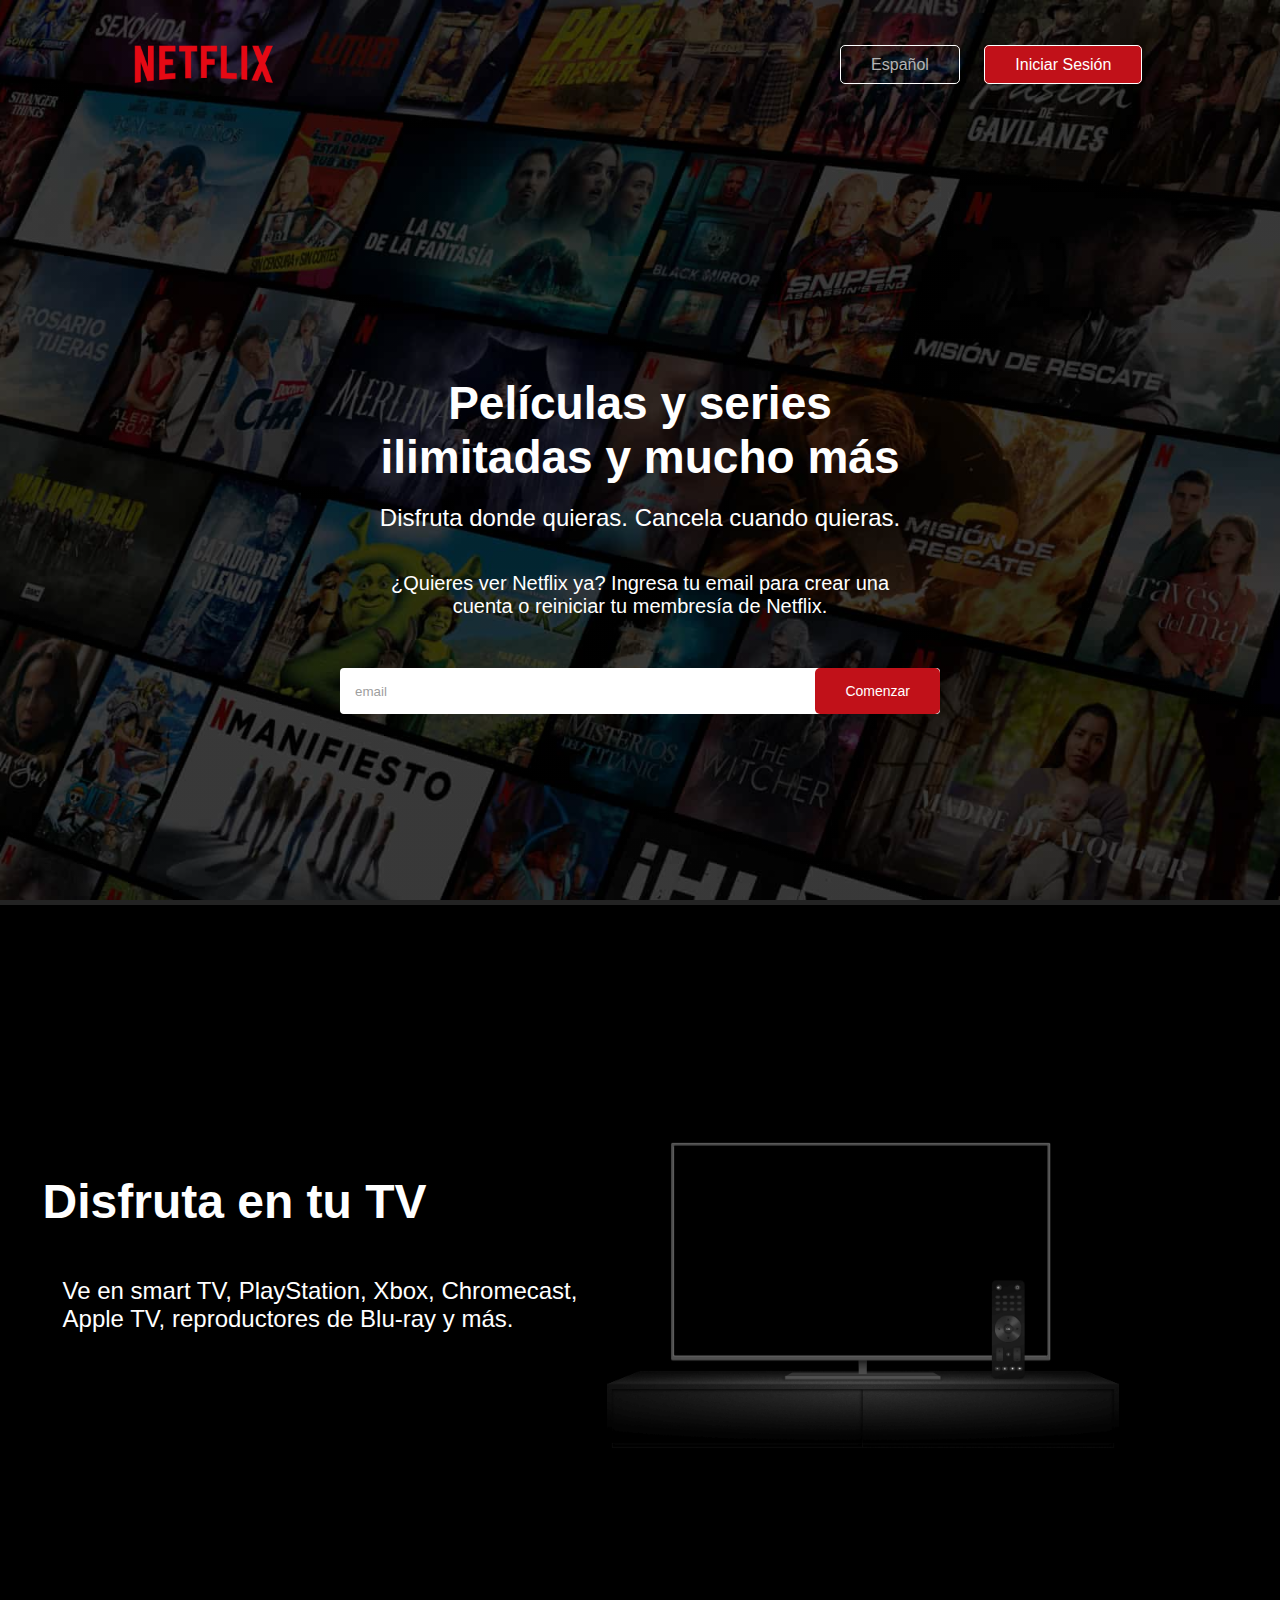
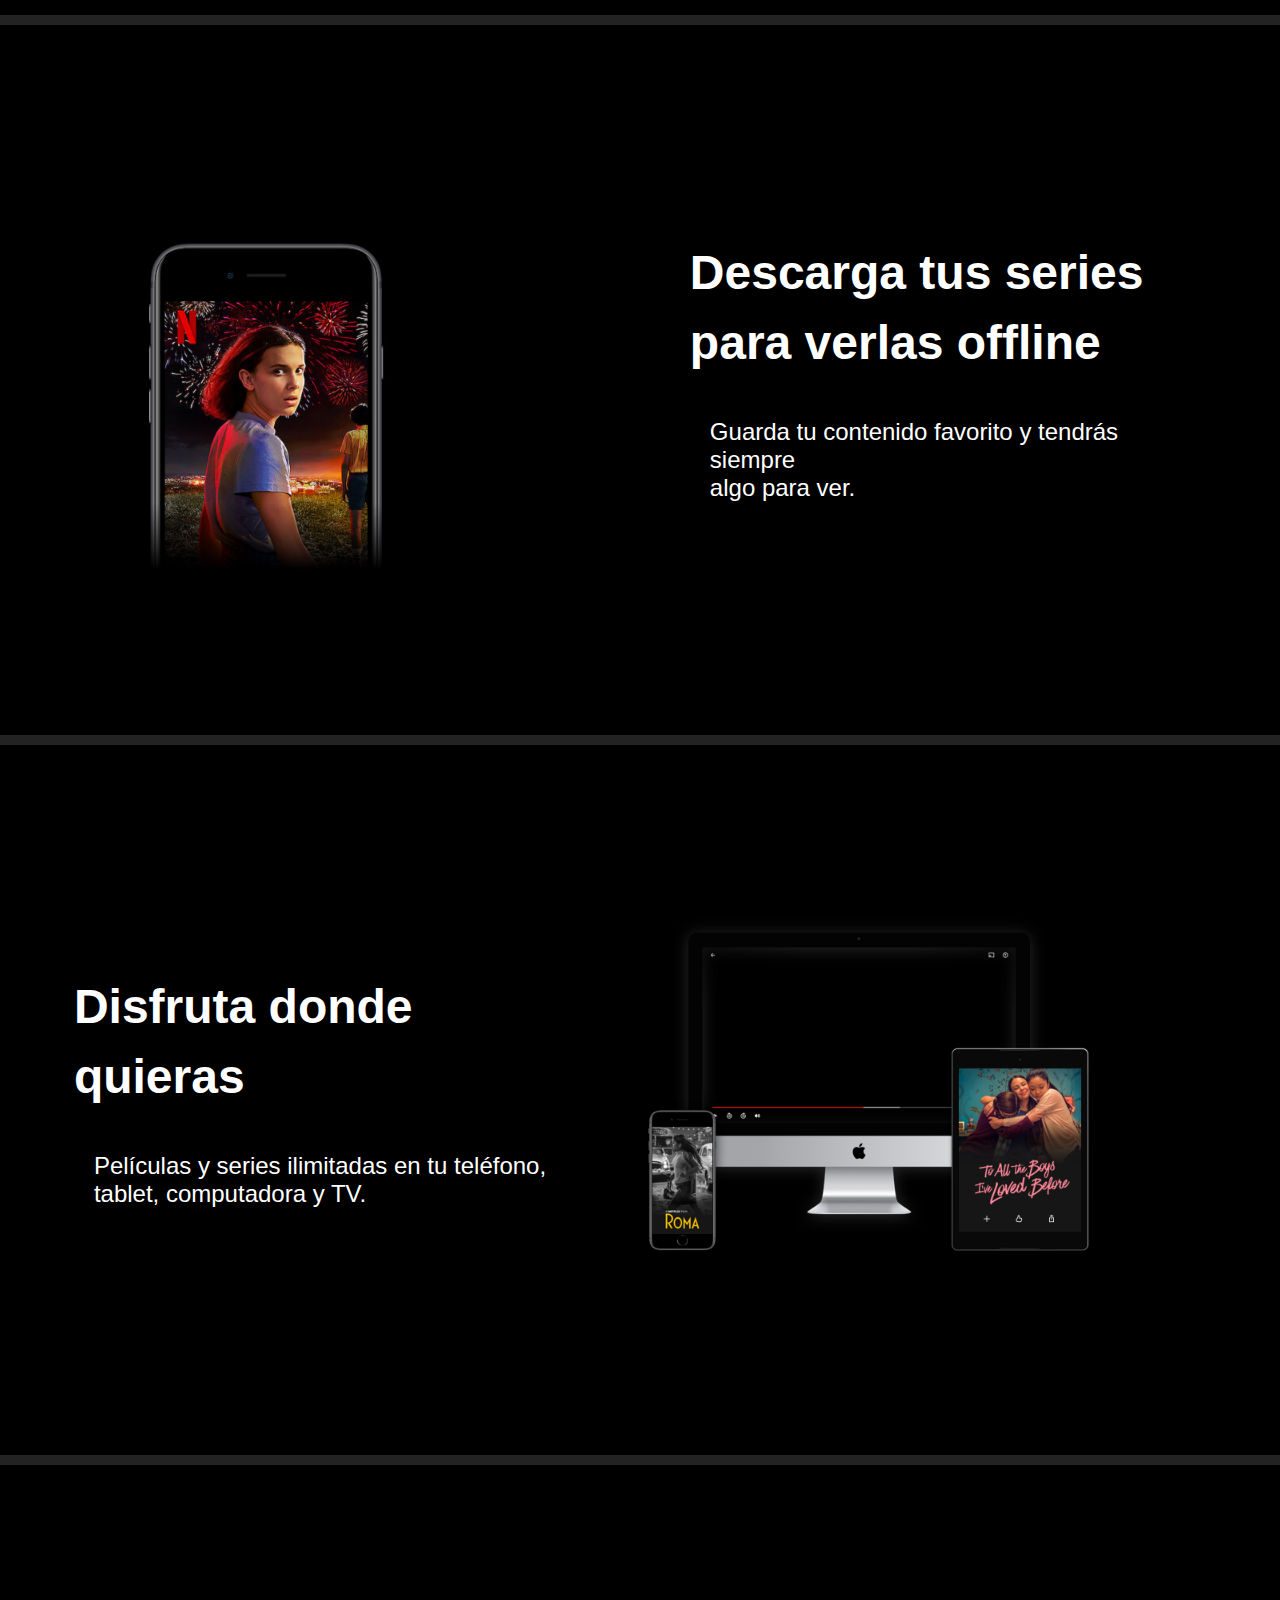
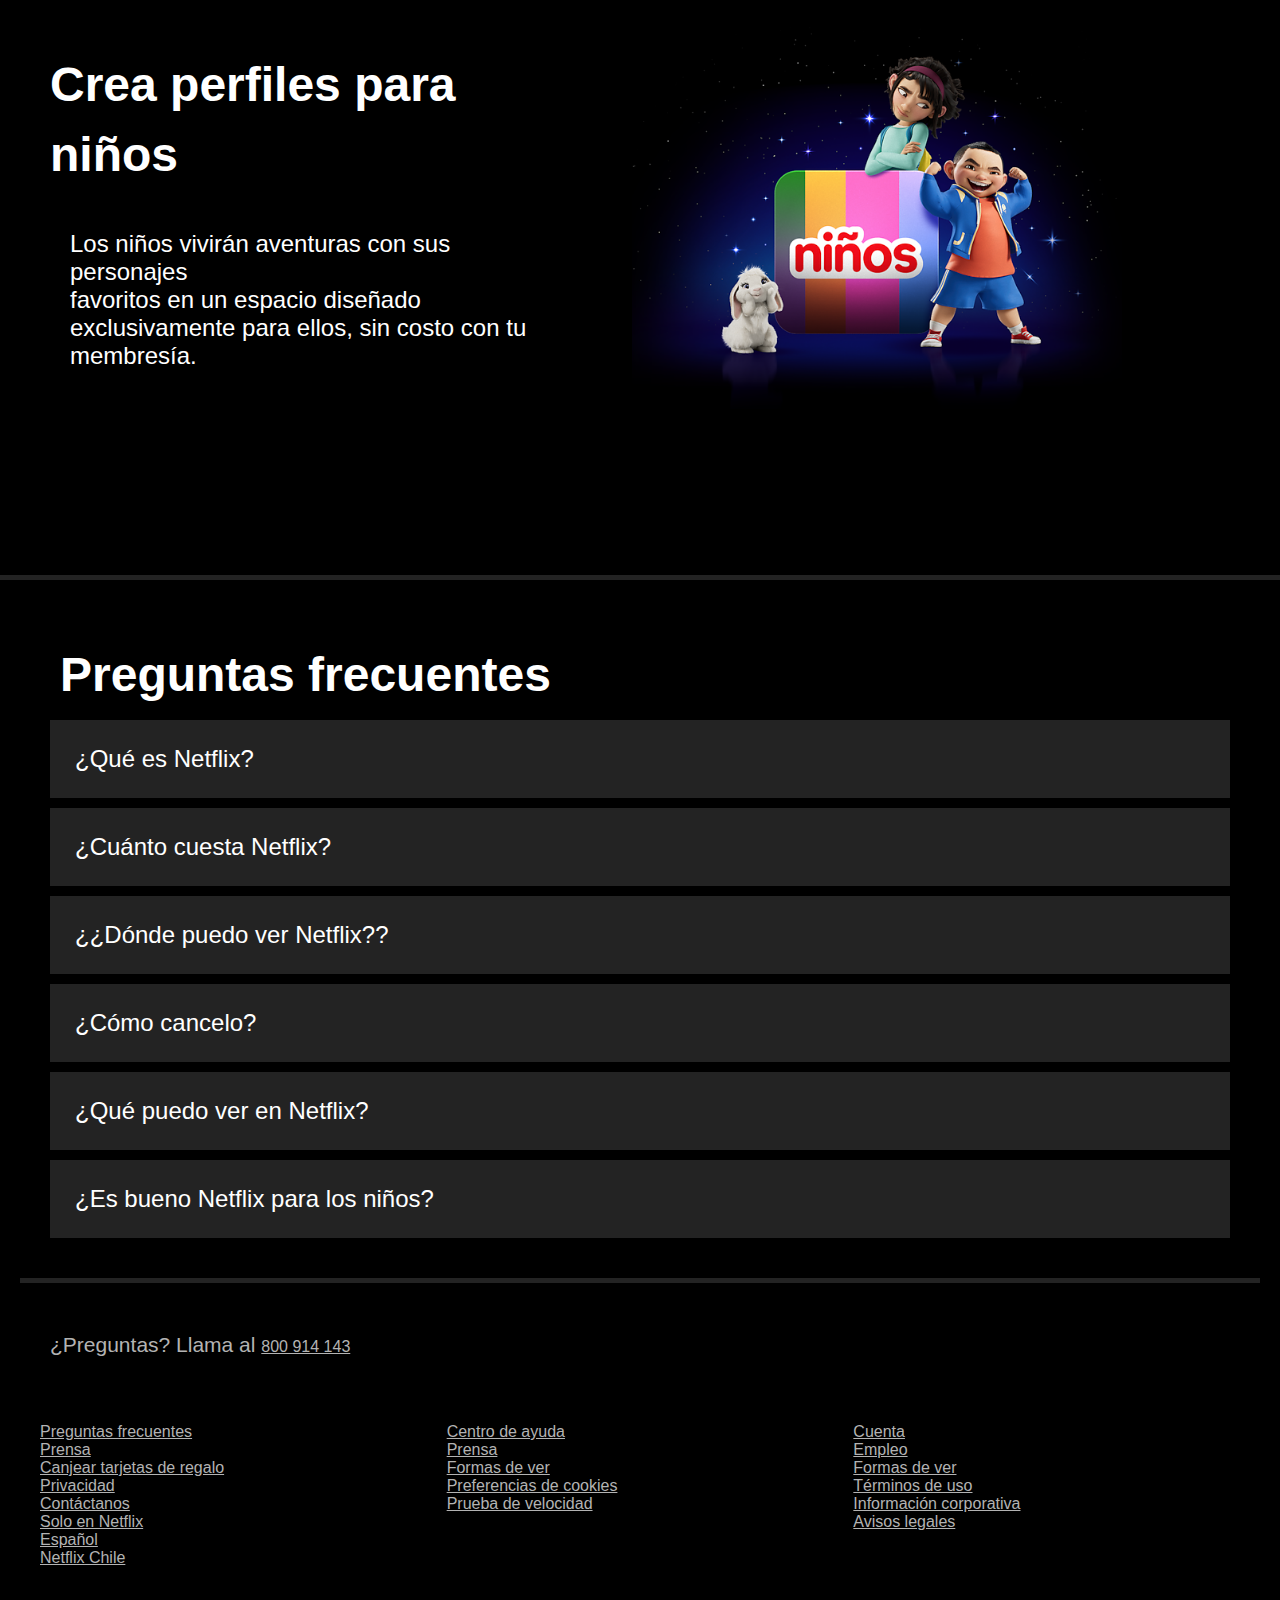
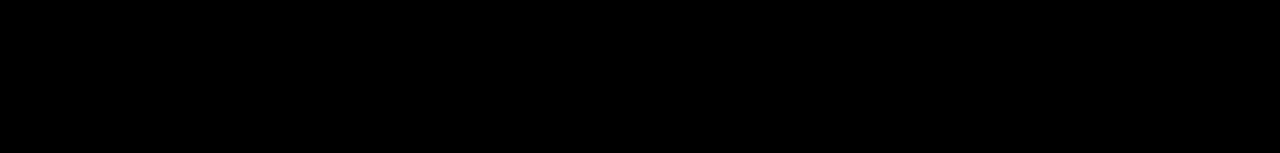
<file: index.html>
<!DOCTYPE html>
<!--[if lt IE 7]>      <html class="no-js lt-ie9 lt-ie8 lt-ie7"> <![endif]-->
<!--[if IE 7]>         <html class="no-js lt-ie9 lt-ie8"> <![endif]-->
<!--[if IE 8]>         <html class="no-js lt-ie9"> <![endif]-->
<!--[if gt IE 8]>      <html class="no-js"> <!--<![endif]-->
<html>

<head>
    <meta charset="utf-8">
    <meta http-equiv="X-UA-Compatible" content="IE=edge">
    <title>Netflix</title>
    <meta name="description" content="">
    <meta name="viewport" content="width=device-width, initial-scale=1">
    <link rel="stylesheet" href="./styles/style.css">
    <link rel="" href="./styles/script.js">
</head>

<body>
    <header>
        <nav>
            <img class="logo" src="./assets/imagenes/pngegg.png" alt="logo" width="150px">

            <div>
                <a class="button1" href="#">Español</a>
                <a class="button2" href="#">Iniciar Sesión</a>
            </div>

        </nav>
        <!-- sección header  -->
        <section class="header__calltoaction">
            <h1>Películas y series ilimitadas y mucho más</h1>
            <h3>Disfruta donde quieras. Cancela cuando quieras.</h3>
            <p>¿Quieres ver Netflix ya? Ingresa tu email para crear una cuenta o reiniciar tu membresía de Netflix.</p>

            <form class="email-sign">
                <input type="email" placeholder="email" required>
                <button type="submit">Comenzar</button>
            </form>

    </header>
    </section>
    <main>

        <!-- sección 1  -->
        <section class="main__calltoaction">
            <div class="main__calltoaction__Texto">
                <h2>Disfruta en tu TV</h2>
                <p>Ve en smart TV, PlayStation, Xbox, Chromecast,<br> Apple TV, reproductores de Blu-ray y más.</p>
            </div>
            <div class="main__calltoaction__imagen">
                <img alt="" src="./assets/imagenes/tv.png">
            </div>
        </section>

        <!-- sección 2  -->
        <section class="main__calltoaction">
            <div class="main__calltoaction__imagen">
                <img alt="" src="./assets/imagenes/mobile-0819.jpg">
            </div>
            <div class="main__calltoaction__Texto">
                <div class="main__calltoaction__Texto_containt">
                    <h2>Descarga tus series <br> para verlas offline</h2>
                    <p>Guarda tu contenido favorito y tendrás siempre <br> algo para ver.</p>
                </div>
            </div>
        </section>

        <!-- sección 3  -->
        <section class="main__calltoaction">
            <div class="main__calltoaction__Texto">
                <div class="main__calltoaction__Texto_containt">
                    <h2>Disfruta donde <br> quieras</h2>
                    <p>Películas y series ilimitadas en tu teléfono,<br> tablet, computadora y TV.</p>
                </div>
            </div>
            <div class="main__calltoaction__imagen">
                <img alt="" src="./assets/imagenes/device-pile.png">
            </div>
        </section>

        <!-- sección 4  -->
        <section class="main__calltoaction">
            <div class="main__calltoaction__Texto">
                <div class="main__calltoaction__Texto_containt">
                <h2>Crea perfiles para <br> niños</h2>
                <p>Los niños vivirán aventuras con sus personajes <br> favoritos en un espacio diseñado<br>
                    exclusivamente para ellos, sin costo con tu <br>membresía.</p>
                </div>
            </div>
            <div class="main__calltoaction__imagen">
                <img alt=""
                    src="./assets/imagenes/AAAABS2wPb0M8BZZsg7maAVHhc1rfAZm9RWMpYfL95TcWCTiT1OvZGx4qg2NVvAtqK_AONqNNWbJYzdgVvbgrQGgag-qgYnKEi2RKM9A.png">
            </div>
        </section>
        <!-- Sección de preguntas frecuentes -->
        <section class="main__calltoaction_preguntas_frecuentes">
            <div class="main__calltoaction__Texto">
                <h2>Preguntas frecuentes</h2>
                <div class="pregunta">
                    <h3>¿Qué es Netflix?</h3>
                    <p>Netflix es un servicio de streaming que ofrece una gran variedad de películas, series y
                        documentales premiados en casi cualquier pantalla conectada a internet.
                        Todo lo que quieras ver, sin límites ni comerciales, a un costo muy accesible. Siempre hay algo
                        nuevo por descubrir, ¡y todas las semanas se agregan más películas y series!</p>
                </div>
                <div class="pregunta">
                    <h3>¿Cuánto cuesta Netflix?</h3>
                    <p>Disfruta Netflix en tu smartphone, tablet, smart TV, laptop o dispositivo de streaming, todo por
                        una tarifa plana mensual. Planes desde $5.940 hasta $10.700 al mes. Sin costos adicionales ni
                        contratos.</p>
                </div>
                <div class="pregunta">
                    <h3>¿¿Dónde puedo ver Netflix??</h3>
                    <p>Disfruta donde quieras, cuando quieras. Inicia sesión en tu cuenta de Netflix para ver contenido
                        al instante a través de netflix.com desde tu computadora personal o en cualquier dispositivo con
                        conexión a internet que cuente con la app de Netflix, como smart TV, smartphones, tablets,
                        reproductores multimedia y consolas de juegos.
                        Además, puedes descargar tus series favoritas con iOS, Android o la app para Windows 10. Con la
                        función de descarga, puedes ver donde vayas y sin conexión a internet. Lleva Netflix contigo
                        adonde sea.</p>
                </div>
                <div class="pregunta">
                    <h3>¿Cómo cancelo?</h3>
                    <p>Netflix es flexible. Sin contratos molestos ni compromisos. Cancela la membresía online con solo dos clics. No hay cargos por cancelación. Empieza y termina cuando quieras.</p>
                </div>
                <div class="pregunta">
                    <h3>¿Qué puedo ver en Netflix?</h3>
                    <p>Netflix tiene un amplio catálogo de películas, series, documentales, animes, originales premiados
                        y más. Todo lo que quieras ver, cuando quieras.</p>
                </div>
                <div class="pregunta">
                    <h3>¿Es bueno Netflix para los niños?</h3>
                    <p>La experiencia de Netflix para niños está incluida en la membresía para que los padres tengan el
                        control mientras los peques disfrutan series y películas familiares en su propio espacio.

                        Los perfiles para niños incluyen controles parentales protegidos por PIN que te permiten
                        restringir el contenido que pueden ver los niños en función de la clasificación por edad y
                        bloquear determinados títulos que no quieras que los niños vean.</p>
                </div>

            </div>
        </section>


        <!-- Footer-->

        <footer>
            <section class="footer_grid_layout">

                <div>
                    <h5>¿Preguntas? Llama al <a>800 914 143</a></h5>
                </div>

                <div class="col1">

                  
                    <li><a href="#">Preguntas frecuentes</a></li>
                    <li><a href="#">Prensa</a></li>
                    <li><a href="#">Canjear tarjetas de regalo</a></li>
                    <li><a href="#">Privacidad</a></li>
                    <li><a href="#">Contáctanos</a></li>
                    <li><a href="#">Solo en Netflix</a></li>
                    <li><a class="buton">Español</a>/li>
                    <li><a class="buton">Netflix Chile</a></li>
                </div>


                <div class="col2">

                    <li><a href="#">Centro de ayuda</a></li>
                    <li><a href="#">Prensa</a></li>
                    <li><a href="#">Formas de ver</a></li>
                    <li><a href="#">Preferencias de cookies</a></li>
                    <li><a href="#">Prueba de velocidad</a></li>
                </div>




                <div class="col3">
                    <li><a href="#">Cuenta</a></li>
                    <li><a href="#">Empleo</a></li>
                    <li><a href="#">Formas de ver</a></li>
                    <li><a href="#">Términos de uso</a></li>
                    <li><a href="#">Información corporativa</a></li>
                    <li><a href="#">Avisos legales</a></li>
                </div>

            </section>
        </footer>


        <!-- link a  javascript -->
        <script src="./scripts/script.js"></script>

</body>
</html>
</file>
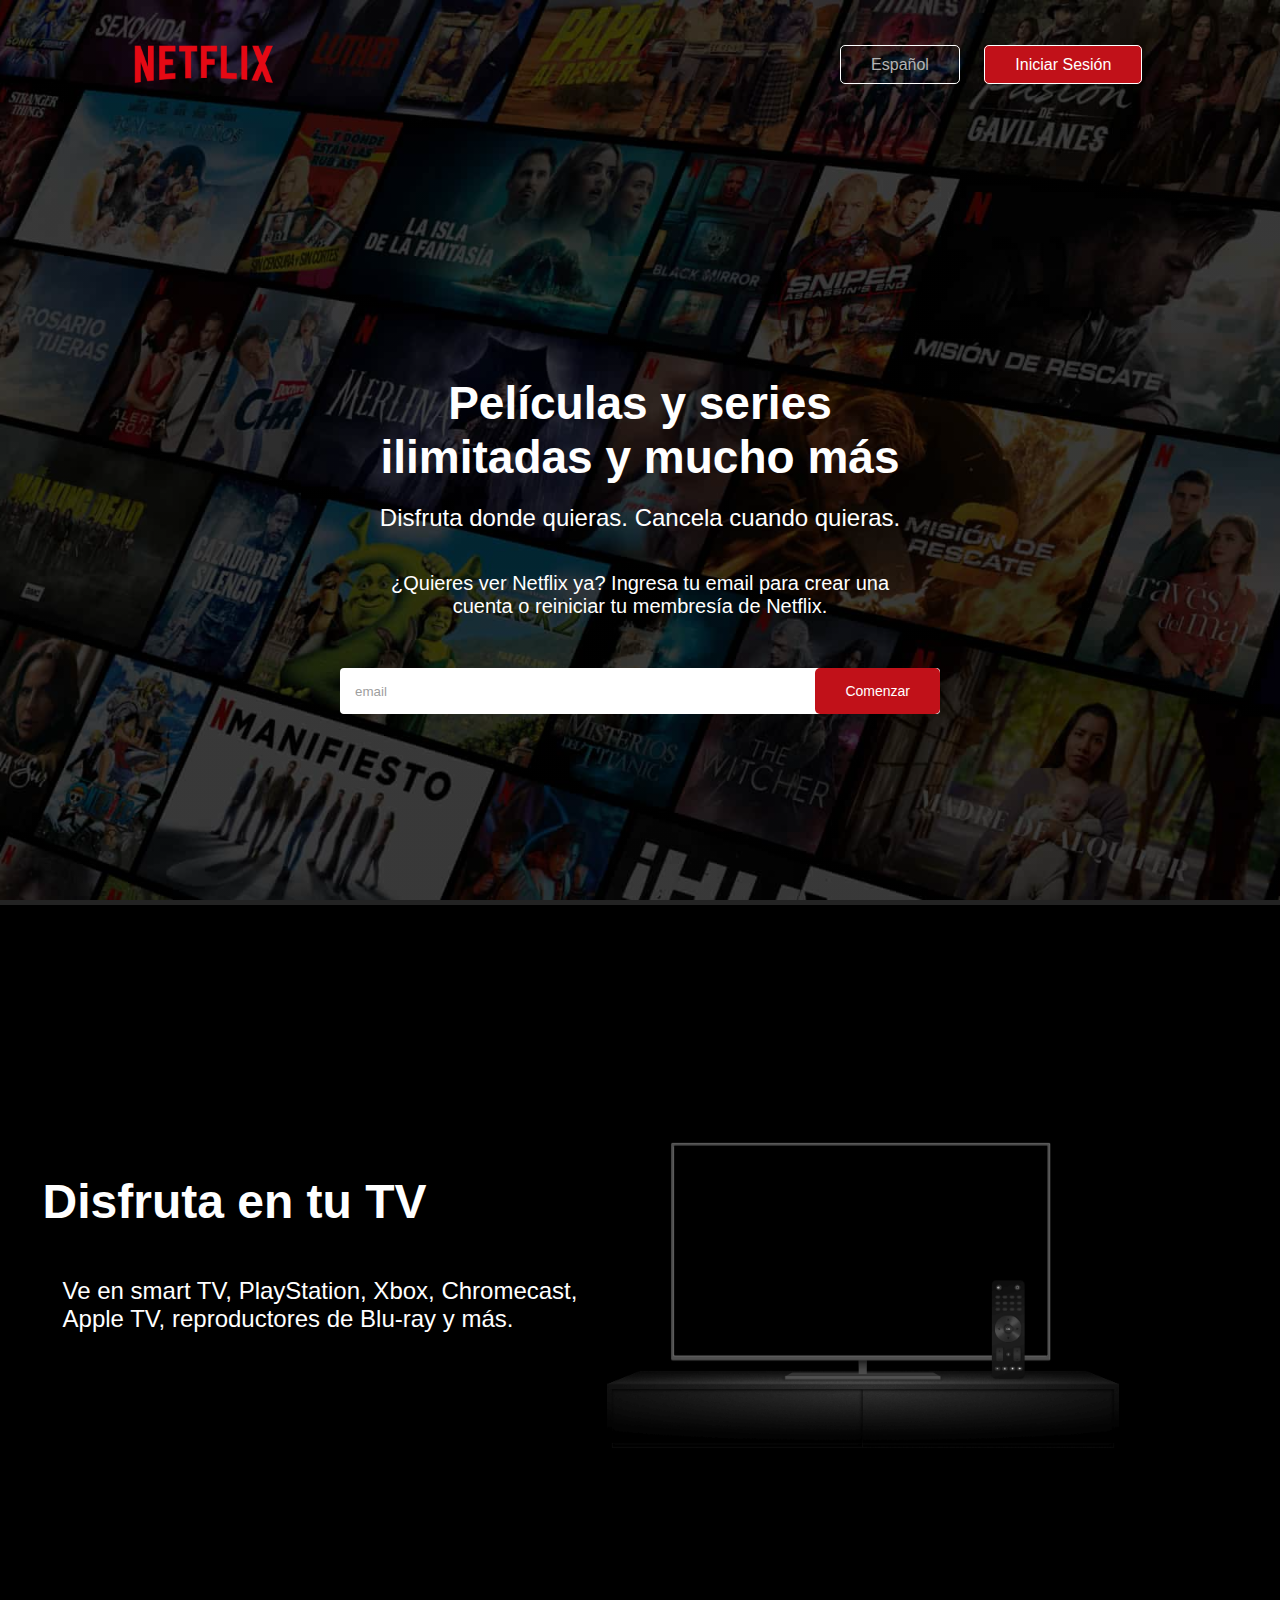
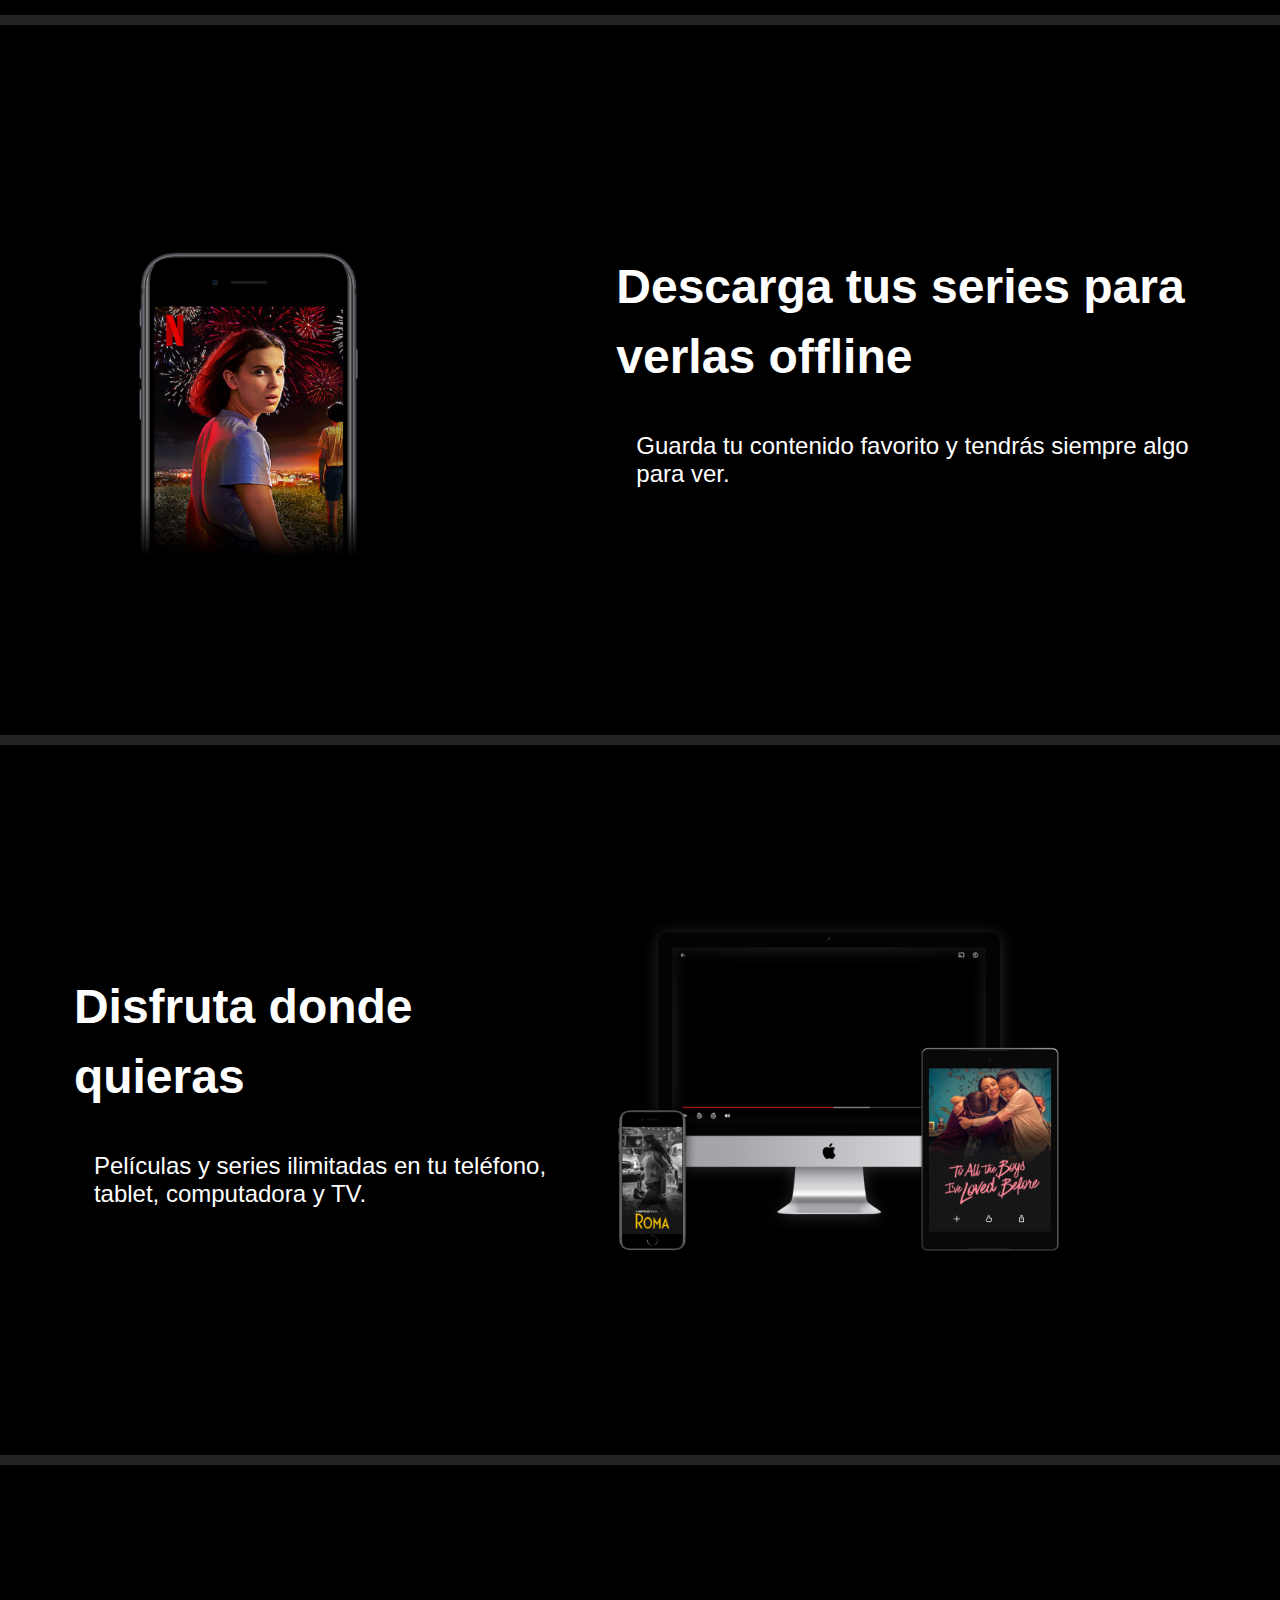
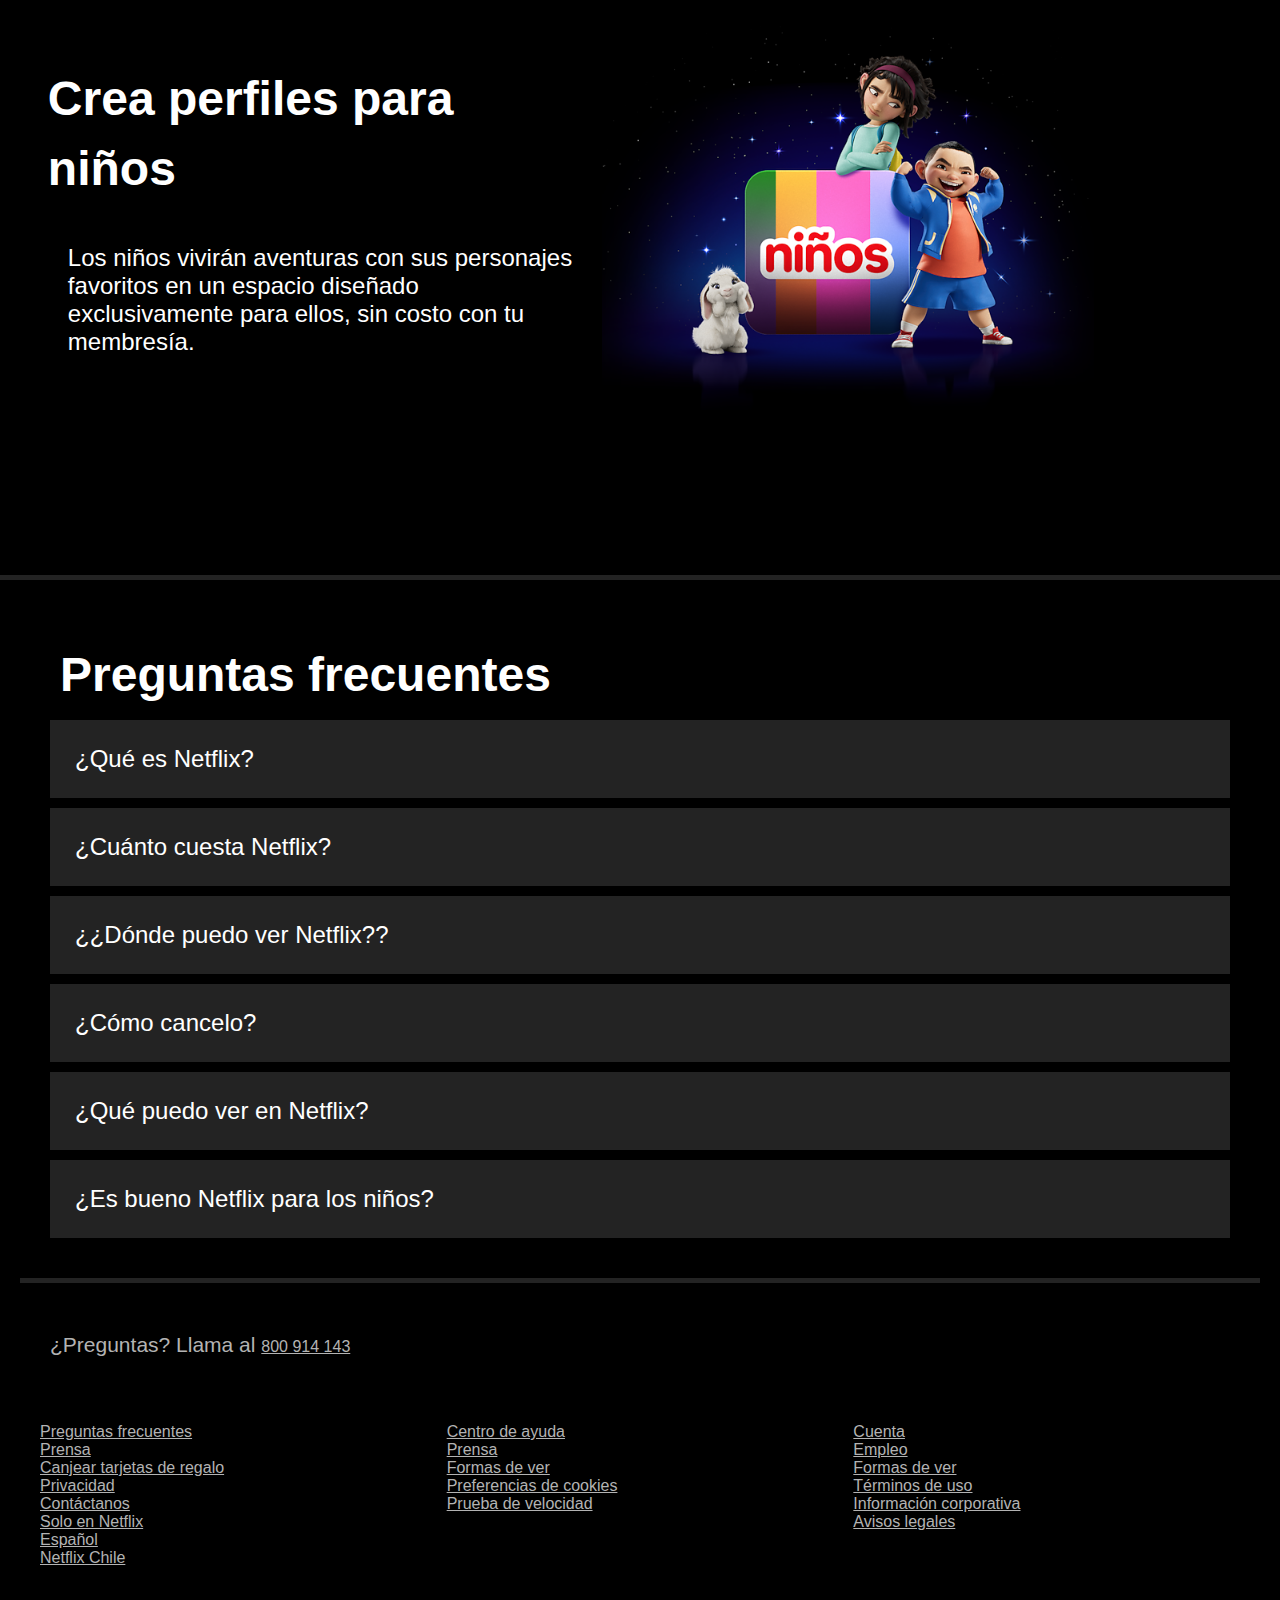
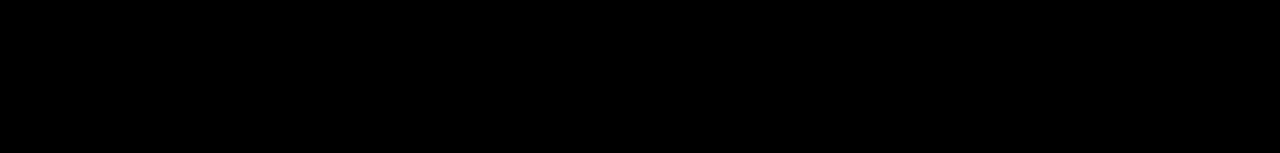
<file: netflix.html>
<!DOCTYPE html>
<!--[if lt IE 7]>      <html class="no-js lt-ie9 lt-ie8 lt-ie7"> <![endif]-->
<!--[if IE 7]>         <html class="no-js lt-ie9 lt-ie8"> <![endif]-->
<!--[if IE 8]>         <html class="no-js lt-ie9"> <![endif]-->
<!--[if gt IE 8]>      <html class="no-js"> <!--<![endif]-->
<html>

<head>
    <meta charset="utf-8">
    <meta http-equiv="X-UA-Compatible" content="IE=edge">
    <title>Netflix</title>
    <meta name="description" content="">
    <meta name="viewport" content="width=device-width, initial-scale=1">
    <link rel="stylesheet" href="./styles/style.css">
    <link rel="" href="./styles/script.js">
</head>

<body>
    <header>
        <nav>
            <img class="logo" src="./assets/imagenes/pngegg.png" alt="logo" width="150px">

            <div>
                <a class="button1" href="#">Español</a>
                <a class="button2" href="#">Iniciar Sesión</a>
            </div>

        </nav>
        <!-- sección header  -->
        <section class="header__calltoaction">
            <h1>Películas y series ilimitadas y mucho más</h1>
            <h3>Disfruta donde quieras. Cancela cuando quieras.</h3>
            <p>¿Quieres ver Netflix ya? Ingresa tu email para crear una cuenta o reiniciar tu membresía de Netflix.</p>

            <form class="email-sign">
                <input type="email" placeholder="email" required>
                <button type="submit">Comenzar</button>
            </form>

    </header>
    </section>
    <main>

        <!-- sección 1  -->
        <section class="main__calltoaction">
            <div class="main__calltoaction__Texto">
                <h2>Disfruta en tu TV</h2>
                <p>Ve en smart TV, PlayStation, Xbox, Chromecast,<br> Apple TV, reproductores de Blu-ray y más.</p>
            </div>
            <div class="main__calltoaction__imagen">
                <img alt="" src="./assets/imagenes/tv.png">
            </div>
        </section>

        <!-- sección 2  -->
        <section class="main__calltoaction">
            <div class="main__calltoaction__imagen">
                <img alt="" src="./assets/imagenes/mobile-0819.jpg">
            </div>
            <div class="main__calltoaction__Texto">
                <h2>Descarga tus series para verlas offline</h2>
                <p>Guarda tu contenido favorito y tendrás siempre algo para ver.</p>
            </div>

        </section>

        <!-- sección 3  -->
        <section class="main__calltoaction">
            <div class="main__calltoaction__Texto">
                <h2>Disfruta donde <br> quieras</h2>
                <p>Películas y series ilimitadas en tu teléfono,<br> tablet, computadora y TV.</p>
            </div>
            <div class="main__calltoaction__imagen">
                <img alt="" src="./assets/imagenes/device-pile.png">
            </div>
        </section>

        <!-- sección 4  -->
        <section class="main__calltoaction">
            <div class="main__calltoaction__Texto">
                <h2>Crea perfiles para <br> niños</h2>
                <p>Los niños vivirán aventuras con sus personajes <br> favoritos en un espacio diseñado<br>
                    exclusivamente para ellos, sin costo con tu <br>membresía.</p>
            </div>
            <div class="main__calltoaction__imagen">
                <img alt=""
                    src="./assets/imagenes/AAAABS2wPb0M8BZZsg7maAVHhc1rfAZm9RWMpYfL95TcWCTiT1OvZGx4qg2NVvAtqK_AONqNNWbJYzdgVvbgrQGgag-qgYnKEi2RKM9A.png">
            </div>
        </section>
        <!-- Sección de preguntas frecuentes -->
        <section class="main__calltoaction_preguntas_frecuentes">
            <div class="main__calltoaction__Texto">
                <h2>Preguntas frecuentes</h2>
                <div class="pregunta">
                    <h3>¿Qué es Netflix?</h3>
                    <p>Netflix es un servicio de streaming que ofrece una gran variedad de películas, series y
                        documentales premiados en casi cualquier pantalla conectada a internet.
                        Todo lo que quieras ver, sin límites ni comerciales, a un costo muy accesible. Siempre hay algo
                        nuevo por descubrir, ¡y todas las semanas se agregan más películas y series!</p>
                </div>
                <div class="pregunta">
                    <h3>¿Cuánto cuesta Netflix?</h3>
                    <p>Disfruta Netflix en tu smartphone, tablet, smart TV, laptop o dispositivo de streaming, todo por
                        una tarifa plana mensual. Planes desde $5.940 hasta $10.700 al mes. Sin costos adicionales ni
                        contratos.</p>
                </div>
                <div class="pregunta">
                    <h3>¿¿Dónde puedo ver Netflix??</h3>
                    <p>Disfruta donde quieras, cuando quieras. Inicia sesión en tu cuenta de Netflix para ver contenido
                        al instante a través de netflix.com desde tu computadora personal o en cualquier dispositivo con
                        conexión a internet que cuente con la app de Netflix, como smart TV, smartphones, tablets,
                        reproductores multimedia y consolas de juegos.
                        Además, puedes descargar tus series favoritas con iOS, Android o la app para Windows 10. Con la
                        función de descarga, puedes ver donde vayas y sin conexión a internet. Lleva Netflix contigo
                        adonde sea.</p>
                </div>
                <div class="pregunta">
                    <h3>¿Cómo cancelo?</h3>
                    <p>Respuesta a la pregunta 3.</p>
                </div>
                <div class="pregunta">
                    <h3>¿Qué puedo ver en Netflix?</h3>
                    <p>Netflix tiene un amplio catálogo de películas, series, documentales, animes, originales premiados
                        y más. Todo lo que quieras ver, cuando quieras.</p>
                </div>
                <div class="pregunta">
                    <h3>¿Es bueno Netflix para los niños?</h3>
                    <p>La experiencia de Netflix para niños está incluida en la membresía para que los padres tengan el
                        control mientras los peques disfrutan series y películas familiares en su propio espacio.

                        Los perfiles para niños incluyen controles parentales protegidos por PIN que te permiten
                        restringir el contenido que pueden ver los niños en función de la clasificación por edad y
                        bloquear determinados títulos que no quieras que los niños vean.</p>
                </div>

            </div>
        </section>


        <!-- Footer-->

        <footer>
            <section class="footer_grid_layout">

                <div>
                    <h5>¿Preguntas? Llama al <a>800 914 143</a></h5>
                </div>

                <div class="col1">

                  
                    <li><a href="#">Preguntas frecuentes</a></li>
                    <li><a href="#">Prensa</a></li>
                    <li><a href="#">Canjear tarjetas de regalo</a></li>
                    <li><a href="#">Privacidad</a></li>
                    <li><a href="#">Contáctanos</a></li>
                    <li><a href="#">Solo en Netflix</a></li>
                    <li><a class="buton">Español</a>/li>
                    <li><a class="buton">Netflix Chile</a></li>
                </div>


                <div class="col2">

                    <li><a href="#">Centro de ayuda</a></li>
                    <li><a href="#">Prensa</a></li>
                    <li><a href="#">Formas de ver</a></li>
                    <li><a href="#">Preferencias de cookies</a></li>
                    <li><a href="#">Prueba de velocidad</a></li>
                </div>




                <div class="col3">
                    <li><a href="#">Cuenta</a></li>
                    <li><a href="#">Empleo</a></li>
                    <li><a href="#">Formas de ver</a></li>
                    <li><a href="#">Términos de uso</a></li>
                    <li><a href="#">Información corporativa</a></li>
                    <li><a href="#">Avisos legales</a></li>
                </div>

            </section>
        </footer>


        <!-- link a  javascript -->
        <script src="./scripts/script.js"></script>

</body>
</html>
</file>
<file: styles/style.css>
/* Reset de estilos para todos los elementos */
* {
    margin: 0;
    padding: 0;
    box-sizing: border-box;
}

body {
    background-color: #000000;
    font-family: 'Segoe UI', Tahoma, Geneva, Verdana, sans-serif;
}

/* Header */
header {
    height: 100vh;
    background-image: linear-gradient(rgba(0, 0, 0, 0.7), rgba(0, 0, 0, 0.7)), url(../assets/imagenes/header.jpg);
    background-size: cover;
    background-position: center;
    padding: 30px;
    position: relative;
}

nav {
    display: flex;
    align-items: center;
    justify-content: space-between;
    padding: 10px 8%;
}

.logo {
    width: 150px;
    cursor: pointer;
}

nav a {
    color: #B3B3B3;
    text-decoration: none;
    margin: 10px;
    padding: 10px 30px;
    border-radius: 5px;
    border: 1px solid #FFFFFF;
}

nav a.button2 {
    background-color: #C11119;
    color: #FFFFFF;
}

nav a.button2:hover {
    background-color: #b80f18;
}


img{
    width: 80%;
}

.header__calltoaction {
    text-align: center;
    position: absolute;
    top: 60%;
    left: 50%;
    transform: translate(-50%, -50%);
    max-width: 100%;
    padding: 20px;
    color: #FFFFFF;
}

.email-sign {
    display: flex;
    background: #FFFFFF;
    border-radius: 4px;
    align-items: center;
    margin-top: 30px;
    overflow: hidden;
}

.email-sign input {
    flex: 1;
    border: 0;
    outline: 0;
    padding: 15px;
    border-radius: 5px;
    opacity: 0.7;
}

.email-sign button {
    background: #C11119;
    border: 0;
    outline: 0;
    color: #FFFFFF;
    font-size: 14px;
    cursor: pointer;
    border-radius: 5px;
    padding: 15px 30px;
}

/* Secciones principales */
.main__calltoaction {
    display: flex;
    align-items: center;
    justify-content: center;
    height: 80vh;
    margin: 0;
    padding: 10px;
    text-align: left;
    border-top: 5px solid #232323;
    border-bottom: 5px solid #232323;
}

.main__calltoaction__Texto_containt{
padding: 10px;
margin: 20px;
}

.main__calltoaction p{
    font-size: 24px;
  
}



.main__calltoaction_preguntas_frecuentes {
    margin: 20px;
    padding: 30px;
    text-align: left;
    border-bottom: 5px solid #232323;
}

/* Estilos para la sección de preguntas frecuentes */
.pregunta {
    margin-bottom: 10px;
    background-color: #232323;
    text-align: left;
    padding: 15px;
}

.pregunta h3 {
    color: #FFFFFF;
    font-size: 24px;
    cursor: pointer;
}

.pregunta p {
    display: none; /* Ocultamos las respuestas por defecto */
}

/* Estilos para mostrar la respuesta cuando se hace clic en la pregunta */
.pregunta.active p {
    display: block;
}

/* Footer */
footer {
    height: 50vh;
    width: 100%;
}

.footer_grid_layout {
    display: grid;
    grid-template-columns: repeat(3, 1fr);
    grid-template-rows: 100px;
    column-gap: 20px;
    padding: 20px;
    margin: 20px;
}

.col {
    line-height: 400;
}

.col1 {
    grid-column-start: 1;
}

.col2 {
    grid-column-start: 2;
}

.col3 {
    grid-column-start: 3;
}

h1 {
    font-size: 46px;
    color: #FFFFFF;
    font-weight: 900;
    padding: 10px;
}

h2 {
    font-size: 48px;
    line-height: 70px;
    color: #FFFFFF;
    font-weight: 900;
    max-width: 600px;
    padding: 10px;
}

h3 {
    font-size: 24px;
    color: #FFFFFF;
    font-weight: 400;
    padding: 10px;
}

h5 {
    font-size: 21px;
    color: #B3B3B3;
    font-weight: 400;
    padding: 10px;
}

p {
    font-size: 20px;
    color: #FFFFFF;
    padding: 20px;
    margin: 10px;
}

a {
    font-size: 16px;
    font-weight: 400;
    color: #B3B3B3;
    font-style: none;
    text-decoration: underline;
}
</file>
